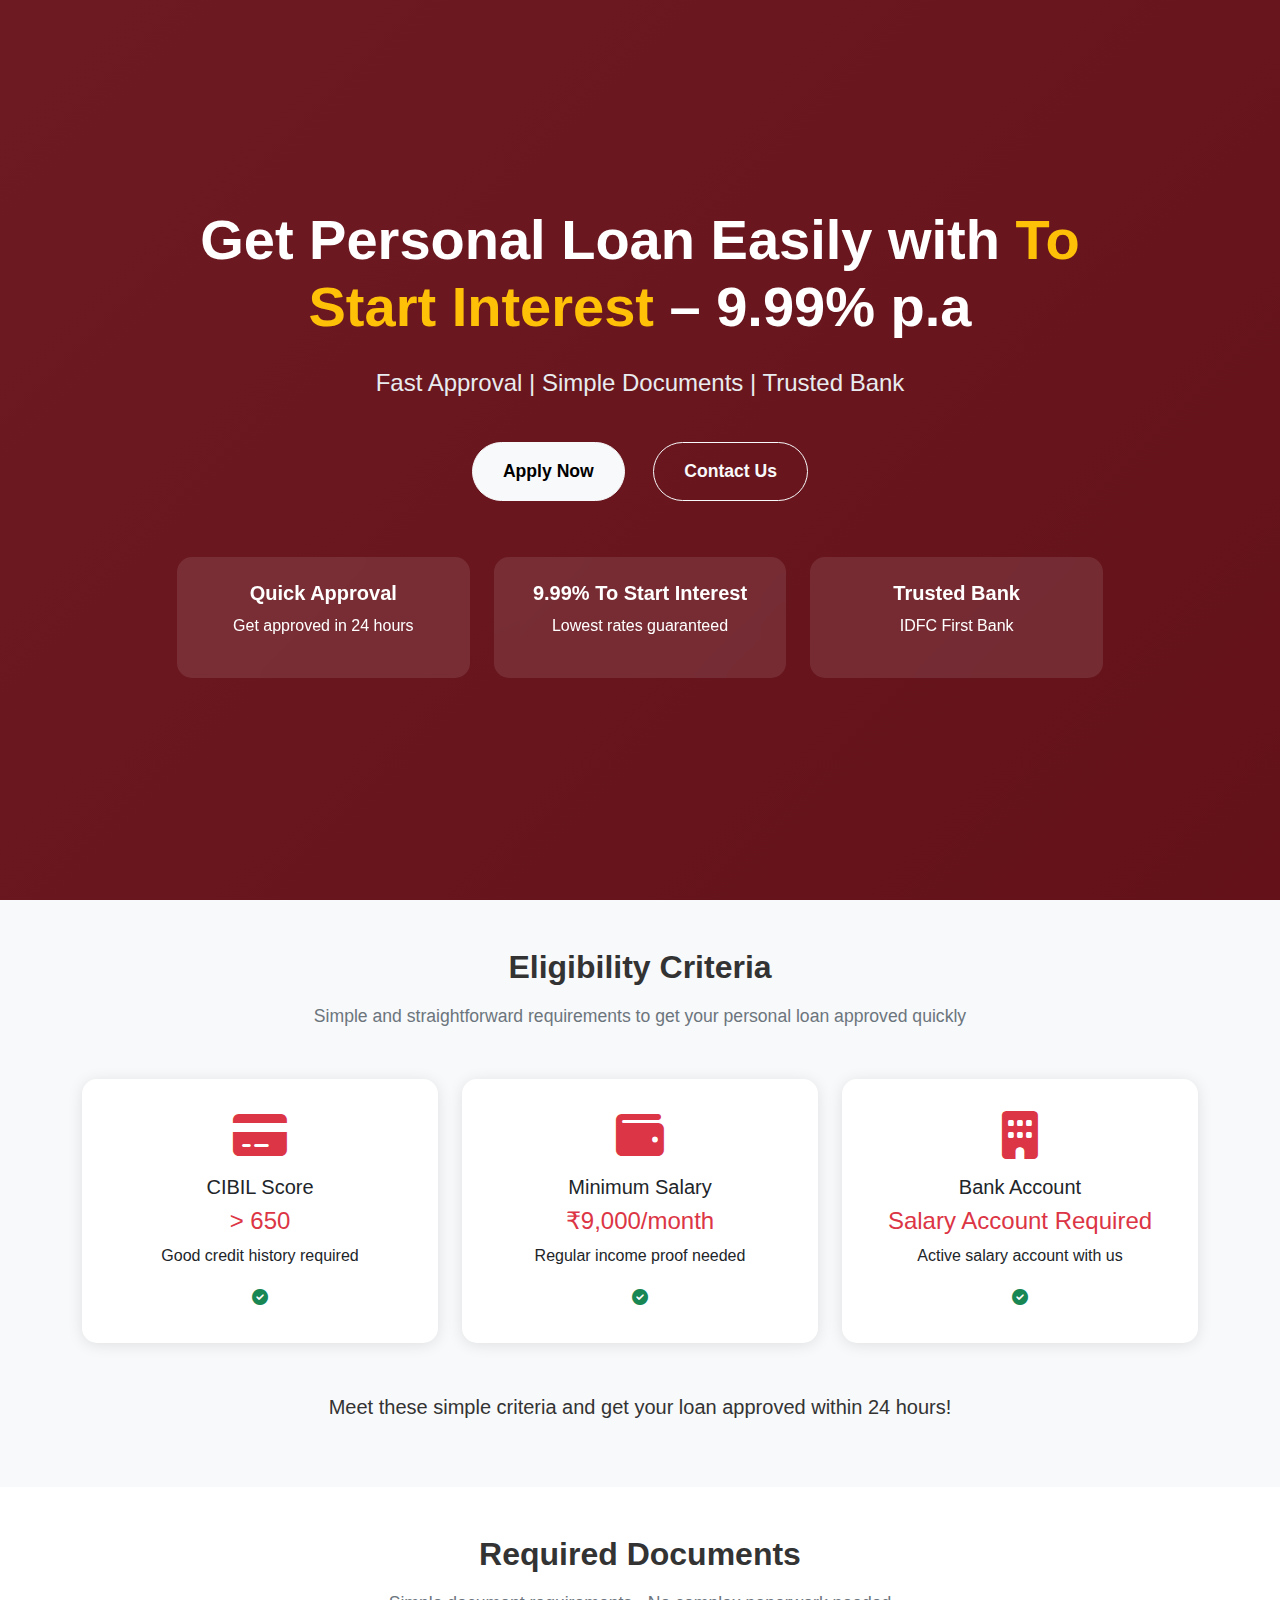
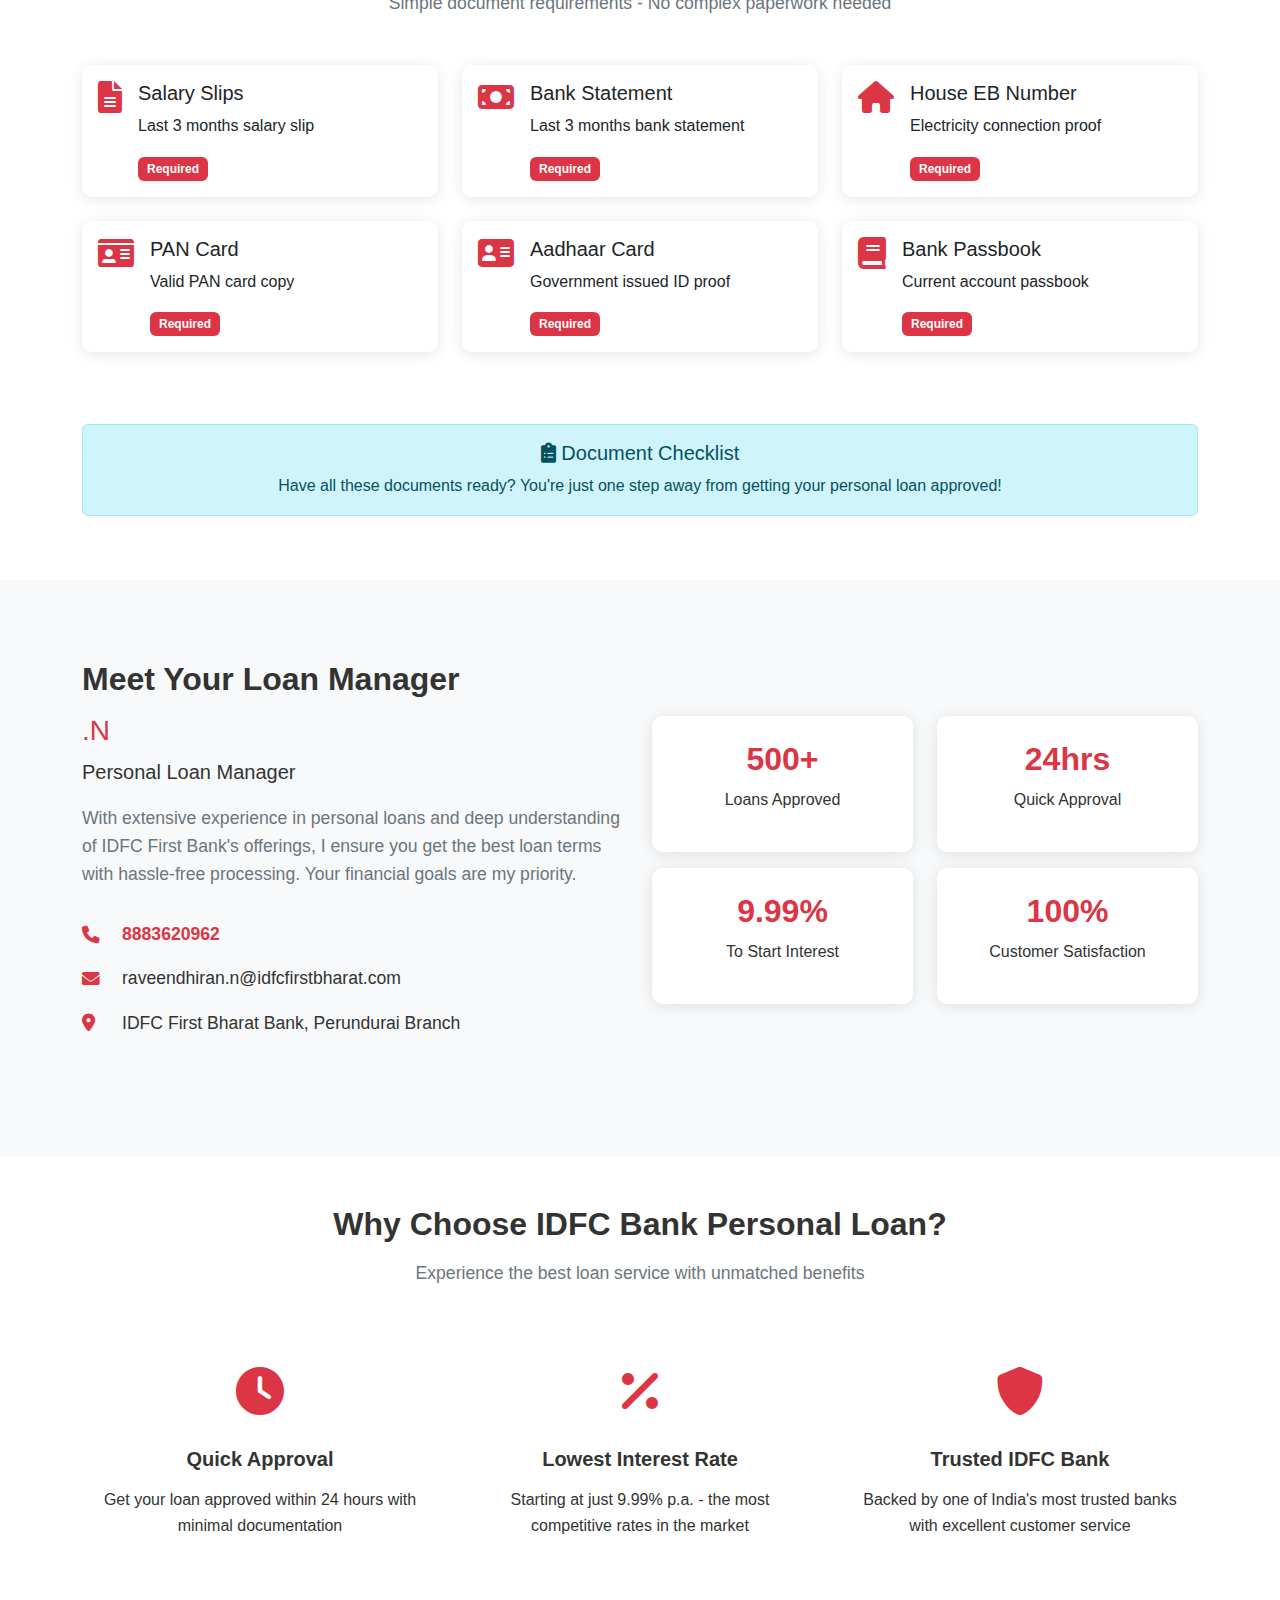
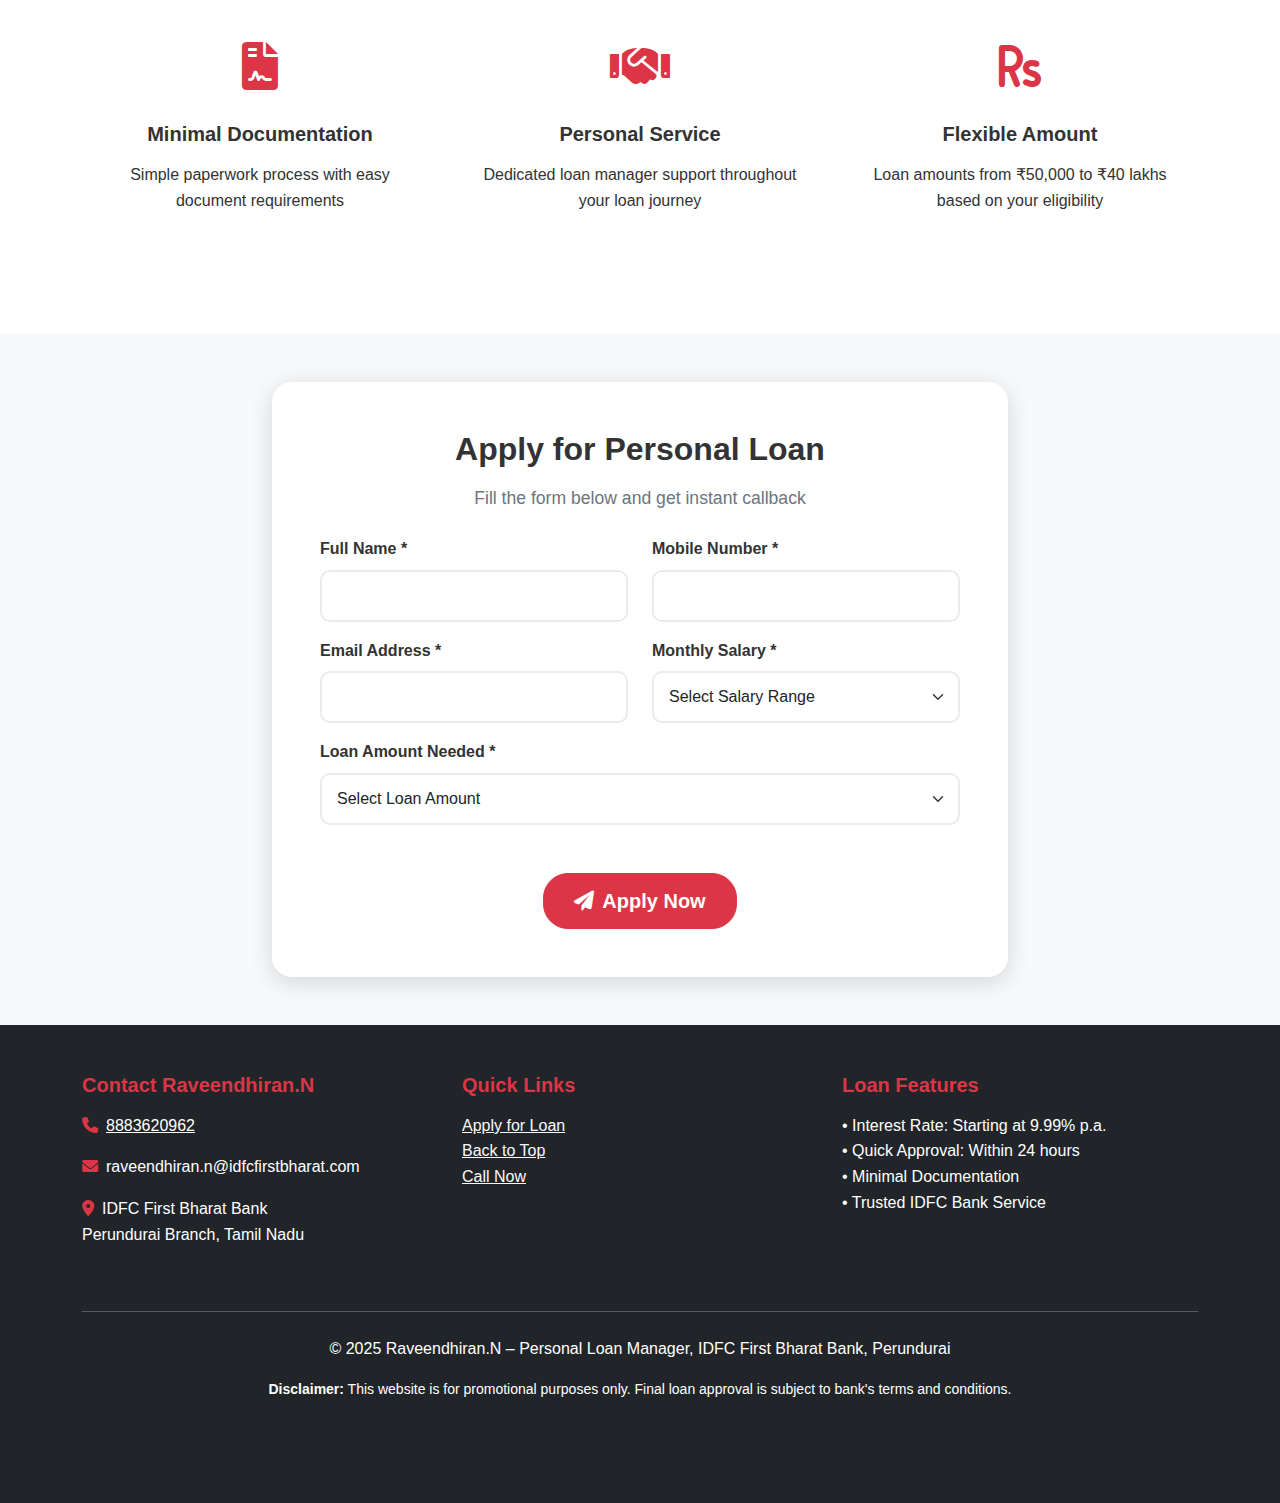
<file: index.html>
<!DOCTYPE html>
<html lang="en">
<head>
    <meta charset="UTF-8">
    <meta name="viewport" content="width=device-width, initial-scale=1.0">
    <title>Personal Loan in Perundurai - Low Interest 9.99% | IDFC Bank | Raveendhiran.N</title>
    <meta name="description" content="Get personal loan in Perundurai with lowest interest rate 9.99% p.a. Fast approval, simple documents. Contact Raveendhiran.N - IDFC First Bharat Bank loan manager. Apply now!">
    <meta name="keywords" content="personal loan Perundurai, low interest personal loan, IDFC personal loan agent, loan manager near me, personal loan 9.99 interest rate, IDFC Bank Perundurai">
    <meta name="author" content="Raveendhiran.N - IDFC First Bharat Bank">

    <!-- Open Graph Tags -->
    <meta property="og:title" content="Personal Loan in Perundurai - Low Interest 9.99% | IDFC Bank">
    <meta property="og:description" content="Get personal loan in Perundurai with lowest interest rate 9.99% p.a. Fast approval, simple documents. Contact Raveendhiran.N - IDFC First Bharat Bank loan manager.">
    <meta property="og:type" content="website">
    <meta property="og:image" content="hero-banking.jpg">

    <!-- Twitter Cards -->
    <meta name="twitter:card" content="summary_large_image">
    <meta name="twitter:title" content="Personal Loan in Perundurai - Low Interest 9.99% | IDFC Bank">
    <meta name="twitter:description" content="Get personal loan in Perundurai with lowest interest rate 9.99% p.a. Fast approval, simple documents.">
    <meta name="twitter:image" content="hero-banking.jpg">

    <!-- Bootstrap CSS -->
    <link href="https://cdn.jsdelivr.net/npm/bootstrap@5.3.0/dist/css/bootstrap.min.css" rel="stylesheet">
    <!-- Custom CSS -->
    <link rel="stylesheet" href="style.css">
    <!-- Font Awesome for icons -->
    <link rel="stylesheet" href="https://cdnjs.cloudflare.com/ajax/libs/font-awesome/6.0.0/css/all.min.css">

     <!-- Js for Form submit -->
     <script src="https://code.jquery.com/jquery-3.4.1.min.js"></script>
     <!--recaptcha script-->
     <script src='https://www.google.com/recaptcha/api.js'></script>
    
</head>
<body>
    <!-- Hero Section -->
    <section id="hero" class="hero-section">
        <div class="hero-overlay"></div>
        <div class="hero-background"></div>
        <div class="container">
            <div class="row justify-content-center text-center">
                <div class="col-lg-10">
                    <h1 class="hero-title">
                        Get Personal Loan Easily with <span class="text-warning">To Start Interest</span> – 9.99% p.a
                    </h1>
                    <p class="hero-subtitle">Fast Approval | Simple Documents | Trusted Bank</p>
                    <div class="hero-buttons">
                        <button class="btn btn-light btn-lg me-3" onclick="scrollToForm()">Apply Now</button>
                        <button class="btn btn-outline-light btn-lg" onclick="scrollToContact()">Contact Us</button>
                    </div>
                    <div class="row mt-5">
                        <div class="col-md-4 mb-3">
                            <div class="hero-feature">
                                <h5>Quick Approval</h5>
                                <p>Get approved in 24 hours</p>
                            </div>
                        </div>
                        <div class="col-md-4 mb-3">
                            <div class="hero-feature">
                                <h5>9.99% To Start Interest</h5>
                                <p>Lowest rates guaranteed</p>
                            </div>
                        </div>
                        <div class="col-md-4 mb-3">
                            <div class="hero-feature">
                                <h5>Trusted Bank</h5>
                                <p>IDFC First Bank</p>
                            </div>
                        </div>
                    </div>
                </div>
            </div>
        </div>
    </section>

    <!-- Eligibility Section -->
    <section id="eligibility" class="py-5 bg-light">
        <div class="container">
            <div class="text-center mb-5">
                <h2 class="section-title">Eligibility Criteria</h2>
                <p class="section-subtitle">Simple and straightforward requirements to get your personal loan approved quickly</p>
            </div>
            <div class="row">
                <div class="col-md-4 mb-4">
                    <div class="card eligibility-card h-100">
                        <div class="card-body text-center">
                            <i class="fas fa-credit-card fa-3x text-danger mb-3"></i>
                            <h5 class="card-title">CIBIL Score</h5>
                            <h4 class="text-danger">&gt; 650</h4>
                            <p class="card-text">Good credit history required</p>
                            <i class="fas fa-check-circle text-success"></i>
                        </div>
                    </div>
                </div>
                <div class="col-md-4 mb-4">
                    <div class="card eligibility-card h-100">
                        <div class="card-body text-center">
                            <i class="fas fa-wallet fa-3x text-danger mb-3"></i>
                            <h5 class="card-title">Minimum Salary</h5>
                            <h4 class="text-danger">₹9,000/month</h4>
                            <p class="card-text">Regular income proof needed</p>
                            <i class="fas fa-check-circle text-success"></i>
                        </div>
                    </div>
                </div>
                <div class="col-md-4 mb-4">
                    <div class="card eligibility-card h-100">
                        <div class="card-body text-center">
                            <i class="fas fa-building fa-3x text-danger mb-3"></i>
                            <h5 class="card-title">Bank Account</h5>
                            <h4 class="text-danger">Salary Account Required</h4>
                            <p class="card-text">Active salary account with us</p>
                            <i class="fas fa-check-circle text-success"></i>
                        </div>
                    </div>
                </div>
            </div>
            <div class="text-center mt-4">
                <p class="lead">Meet these simple criteria and get your loan approved within 24 hours!</p>
            </div>
        </div>
    </section>

    <!-- Documents Section -->
    <section id="documents" class="py-5">
        <div class="container">
            <div class="text-center mb-5">
                <h2 class="section-title">Required Documents</h2>
                <p class="section-subtitle">Simple document requirements - No complex paperwork needed</p>
            </div>
            <div class="row">
                <div class="col-lg-4 col-md-6 mb-4">
                    <div class="card document-card h-100">
                        <div class="card-body">
                            <div class="d-flex">
                                <i class="fas fa-file-alt fa-2x text-danger me-3"></i>
                                <div>
                                    <h5 class="card-title">Salary Slips</h5>
                                    <p class="card-text">Last 3 months salary slip</p>
                                    <span class="badge bg-danger">Required</span>
                                </div>
                            </div>
                        </div>
                    </div>
                </div>
                <div class="col-lg-4 col-md-6 mb-4">
                    <div class="card document-card h-100">
                        <div class="card-body">
                            <div class="d-flex">
                                <i class="fas fa-money-bill fa-2x text-danger me-3"></i>
                                <div>
                                    <h5 class="card-title">Bank Statement</h5>
                                    <p class="card-text">Last 3 months bank statement</p>
                                    <span class="badge bg-danger">Required</span>
                                </div>
                            </div>
                        </div>
                    </div>
                </div>
                <div class="col-lg-4 col-md-6 mb-4">
                    <div class="card document-card h-100">
                        <div class="card-body">
                            <div class="d-flex">
                                <i class="fas fa-home fa-2x text-danger me-3"></i>
                                <div>
                                    <h5 class="card-title">House EB Number</h5>
                                    <p class="card-text">Electricity connection proof</p>
                                    <span class="badge bg-danger">Required</span>
                                </div>
                            </div>
                        </div>
                    </div>
                </div>
                <div class="col-lg-4 col-md-6 mb-4">
                    <div class="card document-card h-100">
                        <div class="card-body">
                            <div class="d-flex">
                                <i class="fas fa-id-card fa-2x text-danger me-3"></i>
                                <div>
                                    <h5 class="card-title">PAN Card</h5>
                                    <p class="card-text">Valid PAN card copy</p>
                                    <span class="badge bg-danger">Required</span>
                                </div>
                            </div>
                        </div>
                    </div>
                </div>
                <div class="col-lg-4 col-md-6 mb-4">
                    <div class="card document-card h-100">
                        <div class="card-body">
                            <div class="d-flex">
                                <i class="fas fa-address-card fa-2x text-danger me-3"></i>
                                <div>
                                    <h5 class="card-title">Aadhaar Card</h5>
                                    <p class="card-text">Government issued ID proof</p>
                                    <span class="badge bg-danger">Required</span>
                                </div>
                            </div>
                        </div>
                    </div>
                </div>
                <div class="col-lg-4 col-md-6 mb-4">
                    <div class="card document-card h-100">
                        <div class="card-body">
                            <div class="d-flex">
                                <i class="fas fa-book fa-2x text-danger me-3"></i>
                                <div>
                                    <h5 class="card-title">Bank Passbook</h5>
                                    <p class="card-text">Current account passbook</p>
                                    <span class="badge bg-danger">Required</span>
                                </div>
                            </div>
                        </div>
                    </div>
                </div>
            </div>
            <div class="text-center mt-5">
                <div class="alert alert-info">
                    <h5><i class="fas fa-clipboard-list"></i> Document Checklist</h5>
                    <p class="mb-0">Have all these documents ready? You're just one step away from getting your personal loan approved!</p>
                </div>
            </div>
        </div>
    </section>

    <!-- About Manager Section -->
    <section id="about" class="py-5 bg-light">
        <div class="container">
            <div class="row align-items-center">
                <div class="col-lg-6 mb-4">
                    <div class="manager-profile">
                        <h2 class="section-title">Meet Your Loan Manager</h2>
                        <h3 class="text-danger">.N</h3>
                        <p class="lead">Personal Loan Manager</p>
                        <p class="manager-description">
                            With extensive experience in personal loans and deep understanding of IDFC First Bank's offerings, 
                            I ensure you get the best loan terms with hassle-free processing. Your financial goals are my priority.
                        </p>
                        <div class="manager-contact">
                            <div class="contact-item">
                                <i class="fas fa-phone text-danger"></i>
                                <a href="tel:8883620962" class="contact-link">8883620962</a>
                            </div>
                            <div class="contact-item">
                                <i class="fas fa-envelope text-danger"></i>
                                <span>raveendhiran.n@idfcfirstbharat.com</span>
                            </div>
                            <div class="contact-item">
                                <i class="fas fa-map-marker-alt text-danger"></i>
                                <span>IDFC First Bharat Bank, Perundurai Branch</span>
                            </div>
                        </div>
                    </div>
                </div>
                <div class="col-lg-6">
                    <div class="manager-stats">
                        <div class="row">
                            <div class="col-6 mb-3">
                                <div class="stat-card">
                                    <h4 class="text-danger">500+</h4>
                                    <p>Loans Approved</p>
                                </div>
                            </div>
                            <div class="col-6 mb-3">
                                <div class="stat-card">
                                    <h4 class="text-danger">24hrs</h4>
                                    <p>Quick Approval</p>
                                </div>
                            </div>
                            <div class="col-6 mb-3">
                                <div class="stat-card">
                                    <h4 class="text-danger">9.99%</h4>
                                    <p>To Start Interest</p>
                                </div>
                            </div>
                            <div class="col-6 mb-3">
                                <div class="stat-card">
                                    <h4 class="text-danger">100%</h4>
                                    <p>Customer Satisfaction</p>
                                </div>
                            </div>
                        </div>
                    </div>
                </div>
            </div>
        </div>
    </section>

    <!-- Benefits Section -->
    <section id="benefits" class="py-5">
        <div class="container">
            <div class="text-center mb-5">
                <h2 class="section-title">Why Choose IDFC Bank Personal Loan?</h2>
                <p class="section-subtitle">Experience the best loan service with unmatched benefits</p>
            </div>
            <div class="row">
                <div class="col-lg-4 col-md-6 mb-4">
                    <div class="benefit-card">
                        <i class="fas fa-clock fa-3x text-danger mb-3"></i>
                        <h5>Quick Approval</h5>
                        <p>Get your loan approved within 24 hours with minimal documentation</p>
                    </div>
                </div>
                <div class="col-lg-4 col-md-6 mb-4">
                    <div class="benefit-card">
                        <i class="fas fa-percentage fa-3x text-danger mb-3"></i>
                        <h5>Lowest Interest Rate</h5>
                        <p>Starting at just 9.99%  p.a. - the most competitive rates in the market</p>
                    </div>
                </div>
                <div class="col-lg-4 col-md-6 mb-4">
                    <div class="benefit-card">
                        <i class="fas fa-shield-alt fa-3x text-danger mb-3"></i>
                        <h5>Trusted IDFC Bank</h5>
                        <p>Backed by one of India's most trusted banks with excellent customer service</p>
                    </div>
                </div>
                <div class="col-lg-4 col-md-6 mb-4">
                    <div class="benefit-card">
                        <i class="fas fa-file-contract fa-3x text-danger mb-3"></i>
                        <h5>Minimal Documentation</h5>
                        <p>Simple paperwork process with easy document requirements</p>
                    </div>
                </div>
                <div class="col-lg-4 col-md-6 mb-4">
                    <div class="benefit-card">
                        <i class="fas fa-handshake fa-3x text-danger mb-3"></i>
                        <h5>Personal Service</h5>
                        <p>Dedicated loan manager support throughout your loan journey</p>
                    </div>
                </div>
                <div class="col-lg-4 col-md-6 mb-4">
                    <div class="benefit-card">
                        <i class="fas fa-rupee-sign fa-3x text-danger mb-3"></i>
                        <h5>Flexible Amount</h5>
                        <p>Loan amounts from ₹50,000 to ₹40 lakhs based on your eligibility</p>
                    </div>
                </div>
            </div>
        </div>
    </section>

    <!-- Contact Form Section -->
    <section id="apply-form" class="py-5 bg-light">
        <div class="container">
            <div class="row justify-content-center">
                <div class="col-lg-8">
                    <div class="card form-card">
                        <div class="card-body">
                            <div class="text-center mb-4">
                                <h2 class="section-title">Apply for Personal Loan</h2>
                                <p class="section-subtitle">Fill the form below and get instant callback</p>
                            </div>
                            <form id="myForm"  autocomplete="off">
                                <div class="row">
                                    <div class="col-md-6 mb-3">
                                        <label for="name" class="form-label">Full Name *</label>
                                        <input type="text" class="form-control" id="name" name="name" required>
                                    </div>
                                    <div class="col-md-6 mb-3">
                                        <label for="mobile" class="form-label">Mobile Number *</label>
                                        <input type="tel" class="form-control" id="mobile" name="mobile" pattern="[0-9]{10}" required>
                                    </div>
                                </div>
                                <div class="row">
                                    <div class="col-md-6 mb-3">
                                        <label for="email" class="form-label">Email Address *</label>
                                        <input type="email" class="form-control" id="email" name="email" required>
                                    </div>
                                    <div class="col-md-6 mb-3">
                                        <label for="salary" class="form-label">Monthly Salary *</label>
                                        <select class="form-select" id="salary" name="salary" required>
                                            <option value="">Select Salary Range</option>
                                            <option value="9000-15000">₹9,000 - ₹15,000</option>
                                            <option value="15000-25000">₹15,000 - ₹25,000</option>
                                            <option value="25000-50000">₹25,000 - ₹50,000</option>
                                            <option value="50000+">₹50,000+</option>
                                        </select>
                                    </div>
                                </div>
                                <div class="mb-3">
                                    <label for="loanAmount" class="form-label">Loan Amount Needed *</label>
                                    <select class="form-select" id="loanAmount" name="loanAmount" required>
                                        <option value="">Select Loan Amount</option>
                                        <option value="50000-100000">₹50,000 - ₹1,00,000</option>
                                        <option value="100000-300000">₹1,00,000 - ₹3,00,000</option>
                                        <option value="300000-500000">₹3,00,000 - ₹5,00,000</option>
                                        <option value="500000+">₹5,00,000+</option>
                                    </select>
                                </div>
                               <div class="col-12 py-3">
                                    <div class="form-group">
                                        <div class="g-recaptcha"
                                            data-sitekey="6Lfuh5ArAAAAAAEk7WJP2DIC4w3ETKVioS4QK8-Y"></div>
                                    </div>
                                </div>
                                <div class="text-center">
                                    <button type="submit" class="btn btn-danger btn-lg">
                                        <i class="fas fa-paper-plane me-2"></i>Apply Now
                                    </button>
                                </div>

                                <input type="hidden" name="formDataNameOrder" value='["name","mobile","email","salary","loanAmount"]'>
                            </form> 

                        <script>
                                $("#myForm").submit((e) => {
                                    e.preventDefault()
                                    $.ajax({
                                        url: "https://script.google.com/macros/s/AKfycbz9D2COEPLQp6IOEIqz6WTmdcQynzjWV6ZAwZItPVsF1uAhIaOWVJBTsry_cBrBk54p/exec",
                                        data: $("#myForm").serialize(),
                                        method: "post",
                                        success: function(response) {
                                            alert("Form submitted successfully");
                                            // window.location.href = "thankyou.php"
                                        },
                                        error: function(err) {
                                            alert("Something Error")
                                        }
                                    })
                                })
                        </script>
                            
                        </div>
                    </div>
                </div>
            </div>
        </div>
    </section>

    <!-- Footer -->
    <footer class="bg-dark text-white py-5">
        <div class="container">
            <div class="row">
                <div class="col-lg-4 mb-4">
                    <h5>Contact Raveendhiran.N</h5>
                    <div class="contact-info">
                        <p><i class="fas fa-phone text-danger me-2"></i><a href="tel:8883620962" class="text-white">8883620962</a></p>
                        <p><i class="fas fa-envelope text-danger me-2"></i>raveendhiran.n@idfcfirstbharat.com</p>
                        <p><i class="fas fa-map-marker-alt text-danger me-2"></i>IDFC First Bharat Bank<br>Perundurai Branch, Tamil Nadu</p>
                    </div>
                </div>
                <div class="col-lg-4 mb-4">
                    <h5>Quick Links</h5>
                    <ul class="list-unstyled">
                        <li><a href="#apply-form" class="text-light">Apply for Loan</a></li>
                        <li><a href="#" onclick="scrollToTop()" class="text-light">Back to Top</a></li>
                        <li><a href="tel:8883620962" class="text-light">Call Now</a></li>
                    </ul>
                </div>
                <div class="col-lg-4 mb-4">
                    <h5>Loan Features</h5>
                    <ul class="list-unstyled">
                        <li>• Interest Rate: Starting at 9.99% p.a.</li>
                        <li>• Quick Approval: Within 24 hours</li>
                        <li>• Minimal Documentation</li>
                        <li>• Trusted IDFC Bank Service</li>
                    </ul>
                </div>
            </div>
            <hr class="my-4">
            <div class="text-center">
                <p>&copy; 2025 Raveendhiran.N – Personal Loan Manager, IDFC First Bharat Bank, Perundurai</p>
                <p class="small"><strong>Disclaimer:</strong> This website is for promotional purposes only. Final loan approval is subject to bank's terms and conditions.</p>
                <p class="small text-muted">IDFC First Bank is regulated by the Reserve Bank of India (RBI). Interest rates and terms are subject to change as per bank policies.</p>
            </div>
        </div>
    </footer>

    <!-- Bootstrap JS -->
    <script src="https://cdn.jsdelivr.net/npm/bootstrap@5.3.0/dist/js/bootstrap.bundle.min.js"></script>
    <!-- Custom JS -->
    <script src="script.js"></script>


    
</body>
</html>
</file>
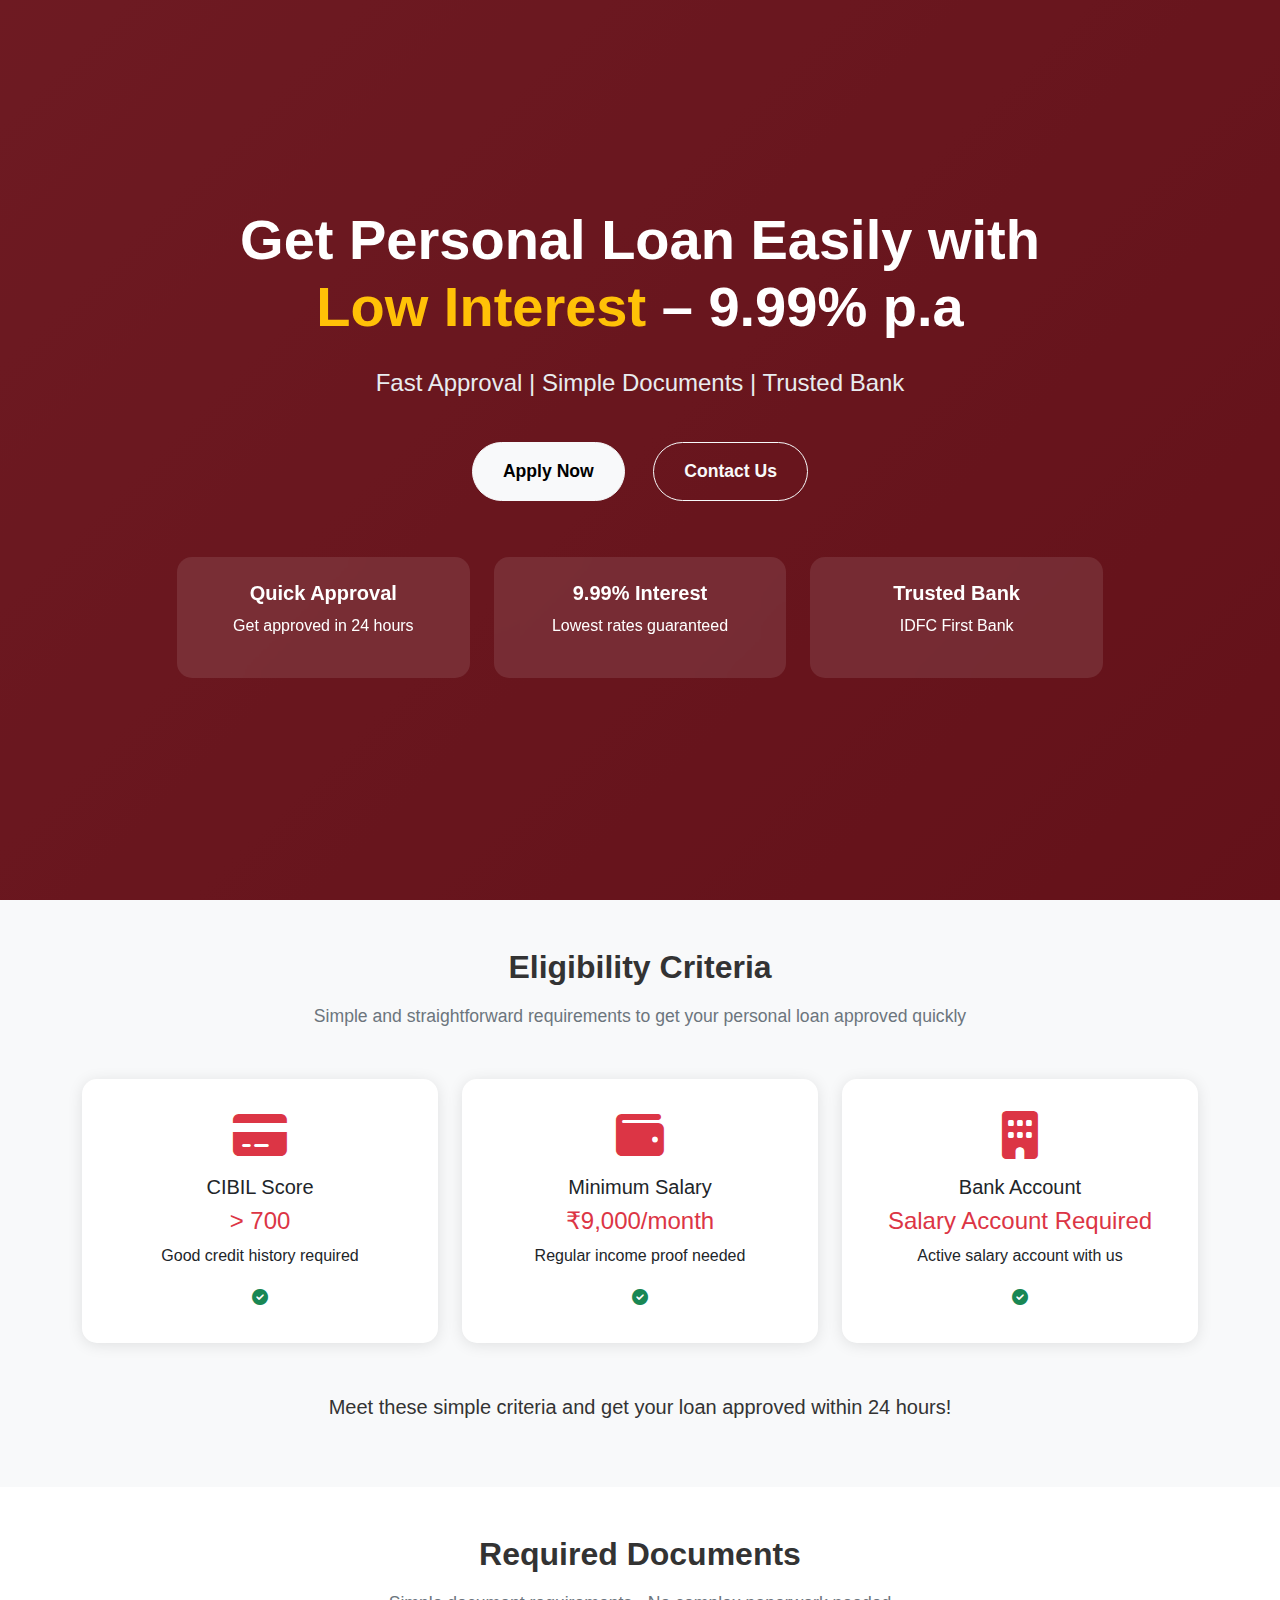
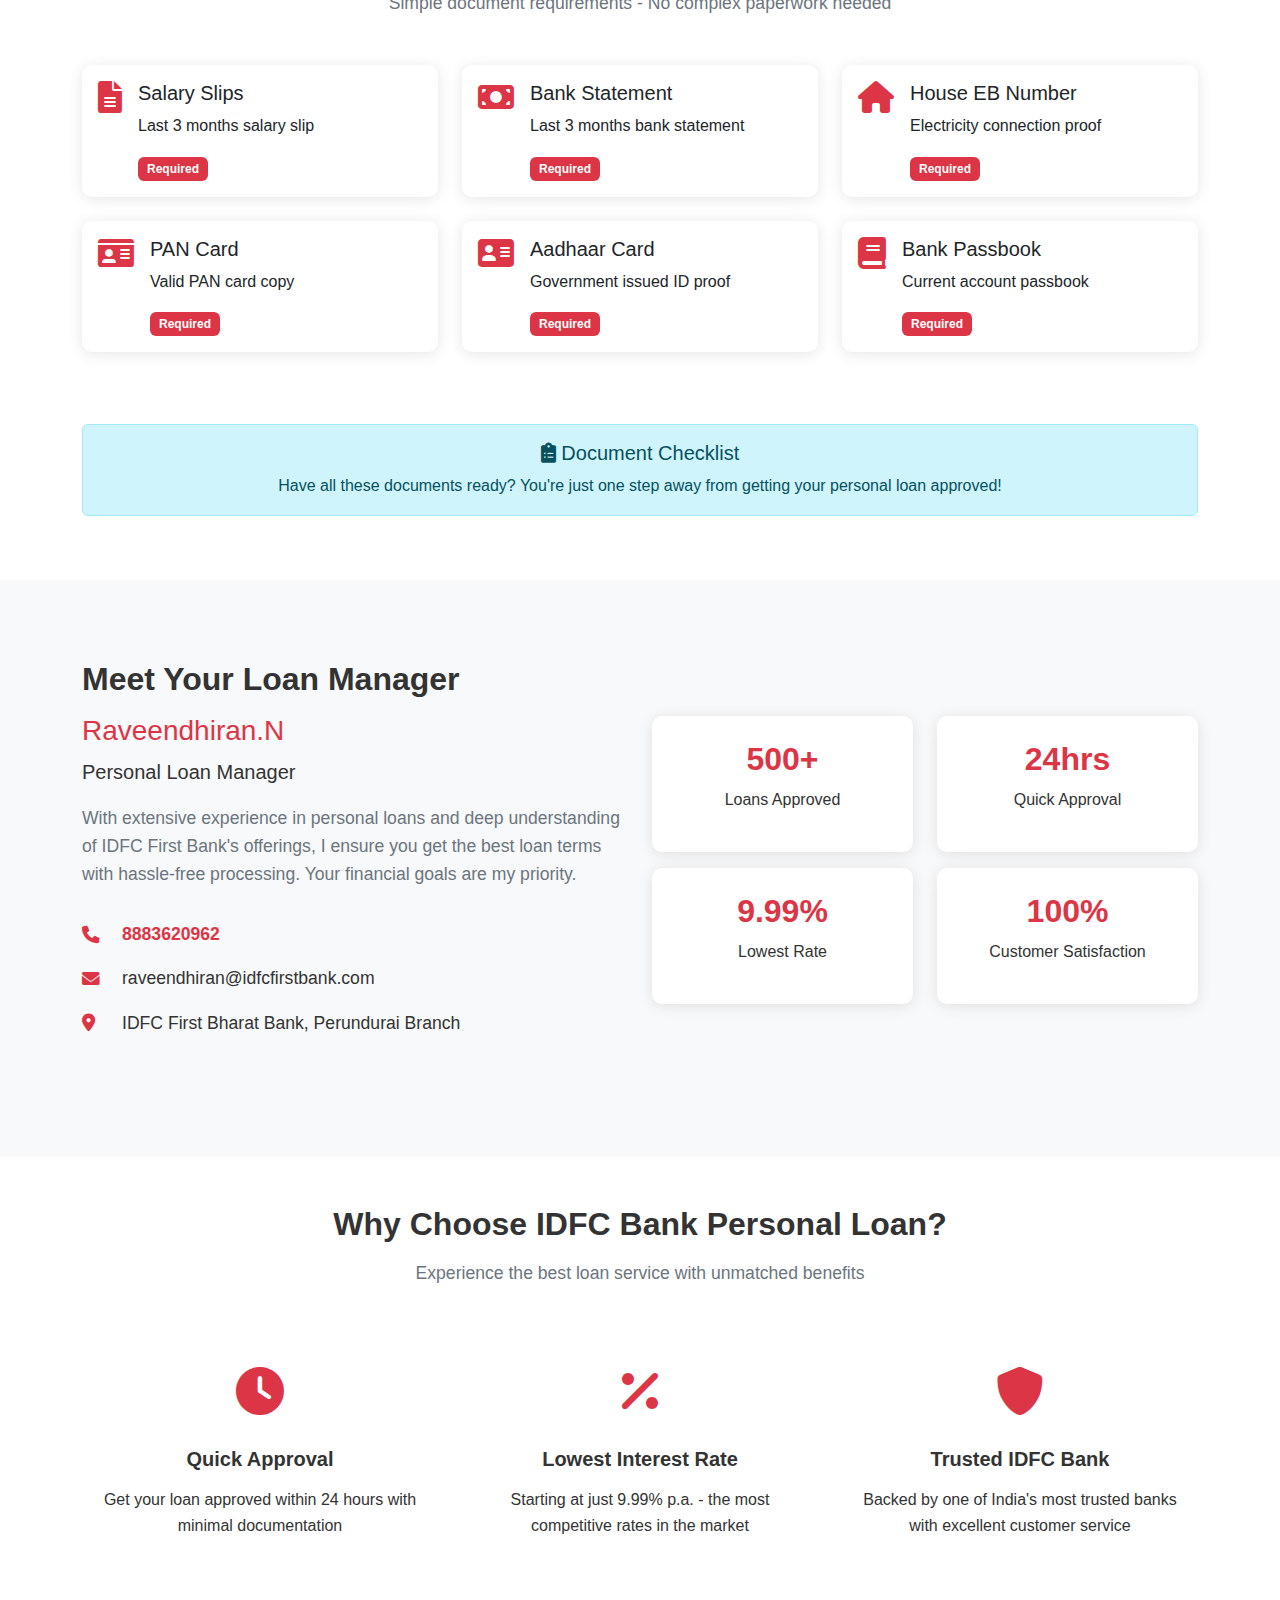
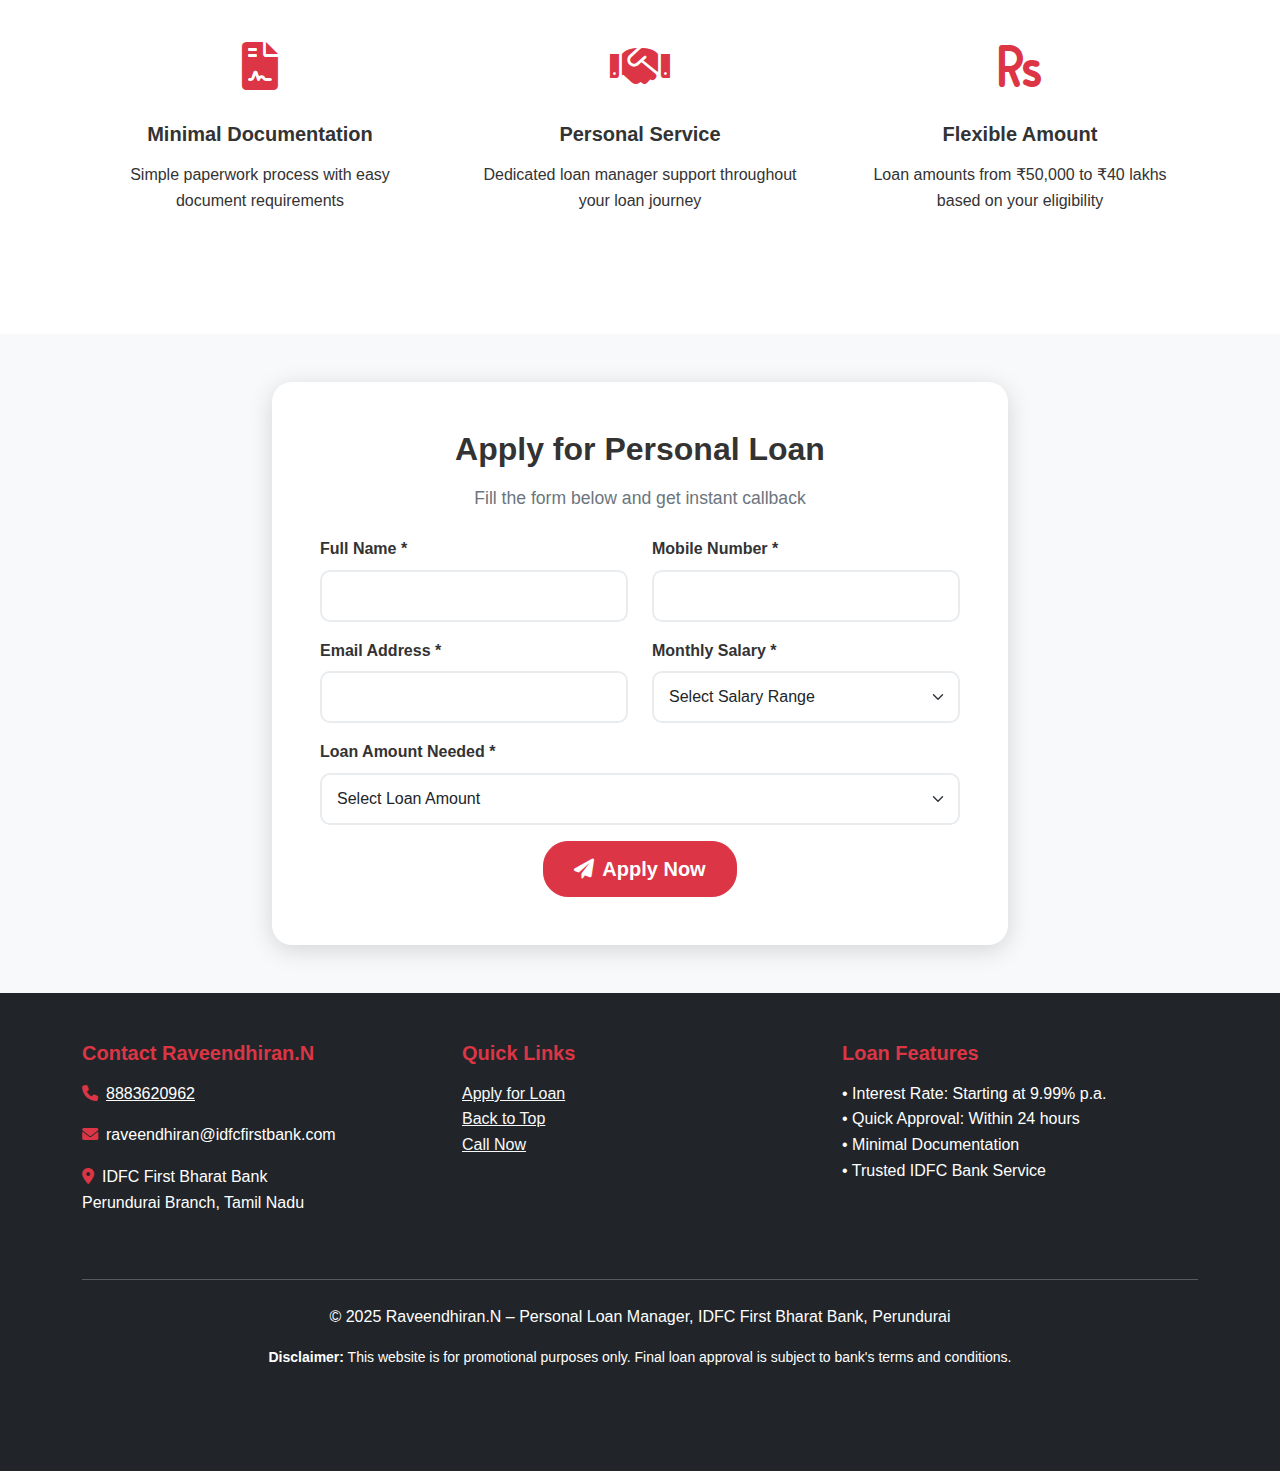
<file: Ravi/index.html>
<!DOCTYPE html>
<html lang="en">
<head>
    <meta charset="UTF-8">
    <meta name="viewport" content="width=device-width, initial-scale=1.0">
    <title>Personal Loan in Perundurai - Low Interest 9.99% | IDFC Bank | Raveendhiran.N</title>
    <meta name="description" content="Get personal loan in Perundurai with lowest interest rate 9.99% p.a. Fast approval, simple documents. Contact Raveendhiran.N - IDFC First Bharat Bank loan manager. Apply now!">
    <meta name="keywords" content="personal loan Perundurai, low interest personal loan, IDFC personal loan agent, loan manager near me, personal loan 9.99 interest rate, IDFC Bank Perundurai">
    <meta name="author" content="Raveendhiran.N - IDFC First Bharat Bank">

    <!-- Open Graph Tags -->
    <meta property="og:title" content="Personal Loan in Perundurai - Low Interest 9.99% | IDFC Bank">
    <meta property="og:description" content="Get personal loan in Perundurai with lowest interest rate 9.99% p.a. Fast approval, simple documents. Contact Raveendhiran.N - IDFC First Bharat Bank loan manager.">
    <meta property="og:type" content="website">
    <meta property="og:image" content="hero-banking.jpg">

    <!-- Twitter Cards -->
    <meta name="twitter:card" content="summary_large_image">
    <meta name="twitter:title" content="Personal Loan in Perundurai - Low Interest 9.99% | IDFC Bank">
    <meta name="twitter:description" content="Get personal loan in Perundurai with lowest interest rate 9.99% p.a. Fast approval, simple documents.">
    <meta name="twitter:image" content="hero-banking.jpg">

    <!-- Bootstrap CSS -->
    <link href="https://cdn.jsdelivr.net/npm/bootstrap@5.3.0/dist/css/bootstrap.min.css" rel="stylesheet">
    <!-- Custom CSS -->
    <link rel="stylesheet" href="style.css">
    <!-- Font Awesome for icons -->
    <link rel="stylesheet" href="https://cdnjs.cloudflare.com/ajax/libs/font-awesome/6.0.0/css/all.min.css">
</head>
<body>
    <!-- Hero Section -->
    <section id="hero" class="hero-section">
        <div class="hero-overlay"></div>
        <div class="hero-background"></div>
        <div class="container">
            <div class="row justify-content-center text-center">
                <div class="col-lg-10">
                    <h1 class="hero-title">
                        Get Personal Loan Easily with <span class="text-warning">Low Interest</span> – 9.99% p.a
                    </h1>
                    <p class="hero-subtitle">Fast Approval | Simple Documents | Trusted Bank</p>
                    <div class="hero-buttons">
                        <button class="btn btn-light btn-lg me-3" onclick="scrollToForm()">Apply Now</button>
                        <button class="btn btn-outline-light btn-lg" onclick="scrollToContact()">Contact Us</button>
                    </div>
                    <div class="row mt-5">
                        <div class="col-md-4 mb-3">
                            <div class="hero-feature">
                                <h5>Quick Approval</h5>
                                <p>Get approved in 24 hours</p>
                            </div>
                        </div>
                        <div class="col-md-4 mb-3">
                            <div class="hero-feature">
                                <h5>9.99% Interest</h5>
                                <p>Lowest rates guaranteed</p>
                            </div>
                        </div>
                        <div class="col-md-4 mb-3">
                            <div class="hero-feature">
                                <h5>Trusted Bank</h5>
                                <p>IDFC First Bank</p>
                            </div>
                        </div>
                    </div>
                </div>
            </div>
        </div>
    </section>

    <!-- Eligibility Section -->
    <section id="eligibility" class="py-5 bg-light">
        <div class="container">
            <div class="text-center mb-5">
                <h2 class="section-title">Eligibility Criteria</h2>
                <p class="section-subtitle">Simple and straightforward requirements to get your personal loan approved quickly</p>
            </div>
            <div class="row">
                <div class="col-md-4 mb-4">
                    <div class="card eligibility-card h-100">
                        <div class="card-body text-center">
                            <i class="fas fa-credit-card fa-3x text-danger mb-3"></i>
                            <h5 class="card-title">CIBIL Score</h5>
                            <h4 class="text-danger">&gt; 700</h4>
                            <p class="card-text">Good credit history required</p>
                            <i class="fas fa-check-circle text-success"></i>
                        </div>
                    </div>
                </div>
                <div class="col-md-4 mb-4">
                    <div class="card eligibility-card h-100">
                        <div class="card-body text-center">
                            <i class="fas fa-wallet fa-3x text-danger mb-3"></i>
                            <h5 class="card-title">Minimum Salary</h5>
                            <h4 class="text-danger">₹9,000/month</h4>
                            <p class="card-text">Regular income proof needed</p>
                            <i class="fas fa-check-circle text-success"></i>
                        </div>
                    </div>
                </div>
                <div class="col-md-4 mb-4">
                    <div class="card eligibility-card h-100">
                        <div class="card-body text-center">
                            <i class="fas fa-building fa-3x text-danger mb-3"></i>
                            <h5 class="card-title">Bank Account</h5>
                            <h4 class="text-danger">Salary Account Required</h4>
                            <p class="card-text">Active salary account with us</p>
                            <i class="fas fa-check-circle text-success"></i>
                        </div>
                    </div>
                </div>
            </div>
            <div class="text-center mt-4">
                <p class="lead">Meet these simple criteria and get your loan approved within 24 hours!</p>
            </div>
        </div>
    </section>

    <!-- Documents Section -->
    <section id="documents" class="py-5">
        <div class="container">
            <div class="text-center mb-5">
                <h2 class="section-title">Required Documents</h2>
                <p class="section-subtitle">Simple document requirements - No complex paperwork needed</p>
            </div>
            <div class="row">
                <div class="col-lg-4 col-md-6 mb-4">
                    <div class="card document-card h-100">
                        <div class="card-body">
                            <div class="d-flex">
                                <i class="fas fa-file-alt fa-2x text-danger me-3"></i>
                                <div>
                                    <h5 class="card-title">Salary Slips</h5>
                                    <p class="card-text">Last 3 months salary slip</p>
                                    <span class="badge bg-danger">Required</span>
                                </div>
                            </div>
                        </div>
                    </div>
                </div>
                <div class="col-lg-4 col-md-6 mb-4">
                    <div class="card document-card h-100">
                        <div class="card-body">
                            <div class="d-flex">
                                <i class="fas fa-money-bill fa-2x text-danger me-3"></i>
                                <div>
                                    <h5 class="card-title">Bank Statement</h5>
                                    <p class="card-text">Last 3 months bank statement</p>
                                    <span class="badge bg-danger">Required</span>
                                </div>
                            </div>
                        </div>
                    </div>
                </div>
                <div class="col-lg-4 col-md-6 mb-4">
                    <div class="card document-card h-100">
                        <div class="card-body">
                            <div class="d-flex">
                                <i class="fas fa-home fa-2x text-danger me-3"></i>
                                <div>
                                    <h5 class="card-title">House EB Number</h5>
                                    <p class="card-text">Electricity connection proof</p>
                                    <span class="badge bg-danger">Required</span>
                                </div>
                            </div>
                        </div>
                    </div>
                </div>
                <div class="col-lg-4 col-md-6 mb-4">
                    <div class="card document-card h-100">
                        <div class="card-body">
                            <div class="d-flex">
                                <i class="fas fa-id-card fa-2x text-danger me-3"></i>
                                <div>
                                    <h5 class="card-title">PAN Card</h5>
                                    <p class="card-text">Valid PAN card copy</p>
                                    <span class="badge bg-danger">Required</span>
                                </div>
                            </div>
                        </div>
                    </div>
                </div>
                <div class="col-lg-4 col-md-6 mb-4">
                    <div class="card document-card h-100">
                        <div class="card-body">
                            <div class="d-flex">
                                <i class="fas fa-address-card fa-2x text-danger me-3"></i>
                                <div>
                                    <h5 class="card-title">Aadhaar Card</h5>
                                    <p class="card-text">Government issued ID proof</p>
                                    <span class="badge bg-danger">Required</span>
                                </div>
                            </div>
                        </div>
                    </div>
                </div>
                <div class="col-lg-4 col-md-6 mb-4">
                    <div class="card document-card h-100">
                        <div class="card-body">
                            <div class="d-flex">
                                <i class="fas fa-book fa-2x text-danger me-3"></i>
                                <div>
                                    <h5 class="card-title">Bank Passbook</h5>
                                    <p class="card-text">Current account passbook</p>
                                    <span class="badge bg-danger">Required</span>
                                </div>
                            </div>
                        </div>
                    </div>
                </div>
            </div>
            <div class="text-center mt-5">
                <div class="alert alert-info">
                    <h5><i class="fas fa-clipboard-list"></i> Document Checklist</h5>
                    <p class="mb-0">Have all these documents ready? You're just one step away from getting your personal loan approved!</p>
                </div>
            </div>
        </div>
    </section>

    <!-- About Manager Section -->
    <section id="about" class="py-5 bg-light">
        <div class="container">
            <div class="row align-items-center">
                <div class="col-lg-6 mb-4">
                    <div class="manager-profile">
                        <h2 class="section-title">Meet Your Loan Manager</h2>
                        <h3 class="text-danger">Raveendhiran.N</h3>
                        <p class="lead">Personal Loan Manager</p>
                        <p class="manager-description">
                            With extensive experience in personal loans and deep understanding of IDFC First Bank's offerings, 
                            I ensure you get the best loan terms with hassle-free processing. Your financial goals are my priority.
                        </p>
                        <div class="manager-contact">
                            <div class="contact-item">
                                <i class="fas fa-phone text-danger"></i>
                                <a href="tel:8883620962" class="contact-link">8883620962</a>
                            </div>
                            <div class="contact-item">
                                <i class="fas fa-envelope text-danger"></i>
                                <span>raveendhiran@idfcfirstbank.com</span>
                            </div>
                            <div class="contact-item">
                                <i class="fas fa-map-marker-alt text-danger"></i>
                                <span>IDFC First Bharat Bank, Perundurai Branch</span>
                            </div>
                        </div>
                    </div>
                </div>
                <div class="col-lg-6">
                    <div class="manager-stats">
                        <div class="row">
                            <div class="col-6 mb-3">
                                <div class="stat-card">
                                    <h4 class="text-danger">500+</h4>
                                    <p>Loans Approved</p>
                                </div>
                            </div>
                            <div class="col-6 mb-3">
                                <div class="stat-card">
                                    <h4 class="text-danger">24hrs</h4>
                                    <p>Quick Approval</p>
                                </div>
                            </div>
                            <div class="col-6 mb-3">
                                <div class="stat-card">
                                    <h4 class="text-danger">9.99%</h4>
                                    <p>Lowest Rate</p>
                                </div>
                            </div>
                            <div class="col-6 mb-3">
                                <div class="stat-card">
                                    <h4 class="text-danger">100%</h4>
                                    <p>Customer Satisfaction</p>
                                </div>
                            </div>
                        </div>
                    </div>
                </div>
            </div>
        </div>
    </section>

    <!-- Benefits Section -->
    <section id="benefits" class="py-5">
        <div class="container">
            <div class="text-center mb-5">
                <h2 class="section-title">Why Choose IDFC Bank Personal Loan?</h2>
                <p class="section-subtitle">Experience the best loan service with unmatched benefits</p>
            </div>
            <div class="row">
                <div class="col-lg-4 col-md-6 mb-4">
                    <div class="benefit-card">
                        <i class="fas fa-clock fa-3x text-danger mb-3"></i>
                        <h5>Quick Approval</h5>
                        <p>Get your loan approved within 24 hours with minimal documentation</p>
                    </div>
                </div>
                <div class="col-lg-4 col-md-6 mb-4">
                    <div class="benefit-card">
                        <i class="fas fa-percentage fa-3x text-danger mb-3"></i>
                        <h5>Lowest Interest Rate</h5>
                        <p>Starting at just 9.99% p.a. - the most competitive rates in the market</p>
                    </div>
                </div>
                <div class="col-lg-4 col-md-6 mb-4">
                    <div class="benefit-card">
                        <i class="fas fa-shield-alt fa-3x text-danger mb-3"></i>
                        <h5>Trusted IDFC Bank</h5>
                        <p>Backed by one of India's most trusted banks with excellent customer service</p>
                    </div>
                </div>
                <div class="col-lg-4 col-md-6 mb-4">
                    <div class="benefit-card">
                        <i class="fas fa-file-contract fa-3x text-danger mb-3"></i>
                        <h5>Minimal Documentation</h5>
                        <p>Simple paperwork process with easy document requirements</p>
                    </div>
                </div>
                <div class="col-lg-4 col-md-6 mb-4">
                    <div class="benefit-card">
                        <i class="fas fa-handshake fa-3x text-danger mb-3"></i>
                        <h5>Personal Service</h5>
                        <p>Dedicated loan manager support throughout your loan journey</p>
                    </div>
                </div>
                <div class="col-lg-4 col-md-6 mb-4">
                    <div class="benefit-card">
                        <i class="fas fa-rupee-sign fa-3x text-danger mb-3"></i>
                        <h5>Flexible Amount</h5>
                        <p>Loan amounts from ₹50,000 to ₹40 lakhs based on your eligibility</p>
                    </div>
                </div>
            </div>
        </div>
    </section>

    <!-- Contact Form Section -->
    <section id="apply-form" class="py-5 bg-light">
        <div class="container">
            <div class="row justify-content-center">
                <div class="col-lg-8">
                    <div class="card form-card">
                        <div class="card-body">
                            <div class="text-center mb-4">
                                <h2 class="section-title">Apply for Personal Loan</h2>
                                <p class="section-subtitle">Fill the form below and get instant callback</p>
                            </div>
                            <form id="loanForm" action="https://formsubmit.co/smithravi8883@gmail.com" method="POST">
                                <div class="row">
                                    <div class="col-md-6 mb-3">
                                        <label for="name" class="form-label">Full Name *</label>
                                        <input type="text" class="form-control" id="name" name="name" required>
                                    </div>
                                    <div class="col-md-6 mb-3">
                                        <label for="mobile" class="form-label">Mobile Number *</label>
                                        <input type="tel" class="form-control" id="mobile" name="mobile" pattern="[0-9]{10}" required>
                                    </div>
                                </div>
                                <div class="row">
                                    <div class="col-md-6 mb-3">
                                        <label for="email" class="form-label">Email Address *</label>
                                        <input type="email" class="form-control" id="email" name="email" required>
                                    </div>
                                    <div class="col-md-6 mb-3">
                                        <label for="salary" class="form-label">Monthly Salary *</label>
                                        <select class="form-select" id="salary" name="salary" required>
                                            <option value="">Select Salary Range</option>
                                            <option value="9000-15000">₹9,000 - ₹15,000</option>
                                            <option value="15000-25000">₹15,000 - ₹25,000</option>
                                            <option value="25000-50000">₹25,000 - ₹50,000</option>
                                            <option value="50000+">₹50,000+</option>
                                        </select>
                                    </div>
                                </div>
                                <div class="mb-3">
                                    <label for="loanAmount" class="form-label">Loan Amount Needed *</label>
                                    <select class="form-select" id="loanAmount" name="loanAmount" required>
                                        <option value="">Select Loan Amount</option>
                                        <option value="50000-100000">₹50,000 - ₹1,00,000</option>
                                        <option value="100000-300000">₹1,00,000 - ₹3,00,000</option>
                                        <option value="300000-500000">₹3,00,000 - ₹5,00,000</option>
                                        <option value="500000+">₹5,00,000+</option>
                                    </select>
                                </div>
                                <div class="text-center">
                                    <button type="submit" class="btn btn-danger btn-lg">
                                        <i class="fas fa-paper-plane me-2"></i>Apply Now
                                    </button>
                                </div>
                            </form>
                        </div>
                    </div>
                </div>
            </div>
        </div>
    </section>

    <!-- Footer -->
    <footer class="bg-dark text-white py-5">
        <div class="container">
            <div class="row">
                <div class="col-lg-4 mb-4">
                    <h5>Contact Raveendhiran.N</h5>
                    <div class="contact-info">
                        <p><i class="fas fa-phone text-danger me-2"></i><a href="tel:8883620962" class="text-white">8883620962</a></p>
                        <p><i class="fas fa-envelope text-danger me-2"></i>raveendhiran@idfcfirstbank.com</p>
                        <p><i class="fas fa-map-marker-alt text-danger me-2"></i>IDFC First Bharat Bank<br>Perundurai Branch, Tamil Nadu</p>
                    </div>
                </div>
                <div class="col-lg-4 mb-4">
                    <h5>Quick Links</h5>
                    <ul class="list-unstyled">
                        <li><a href="#apply-form" class="text-light">Apply for Loan</a></li>
                        <li><a href="#" onclick="scrollToTop()" class="text-light">Back to Top</a></li>
                        <li><a href="tel:8883620962" class="text-light">Call Now</a></li>
                    </ul>
                </div>
                <div class="col-lg-4 mb-4">
                    <h5>Loan Features</h5>
                    <ul class="list-unstyled">
                        <li>• Interest Rate: Starting at 9.99% p.a.</li>
                        <li>• Quick Approval: Within 24 hours</li>
                        <li>• Minimal Documentation</li>
                        <li>• Trusted IDFC Bank Service</li>
                    </ul>
                </div>
            </div>
            <hr class="my-4">
            <div class="text-center">
                <p>&copy; 2025 Raveendhiran.N – Personal Loan Manager, IDFC First Bharat Bank, Perundurai</p>
                <p class="small"><strong>Disclaimer:</strong> This website is for promotional purposes only. Final loan approval is subject to bank's terms and conditions.</p>
                <p class="small text-muted">IDFC First Bank is regulated by the Reserve Bank of India (RBI). Interest rates and terms are subject to change as per bank policies.</p>
            </div>
        </div>
    </footer>

    <!-- Bootstrap JS -->
    <script src="https://cdn.jsdelivr.net/npm/bootstrap@5.3.0/dist/js/bootstrap.bundle.min.js"></script>
    <!-- Custom JS -->
    <script src="script.js"></script>
</body>
</html>
</file>
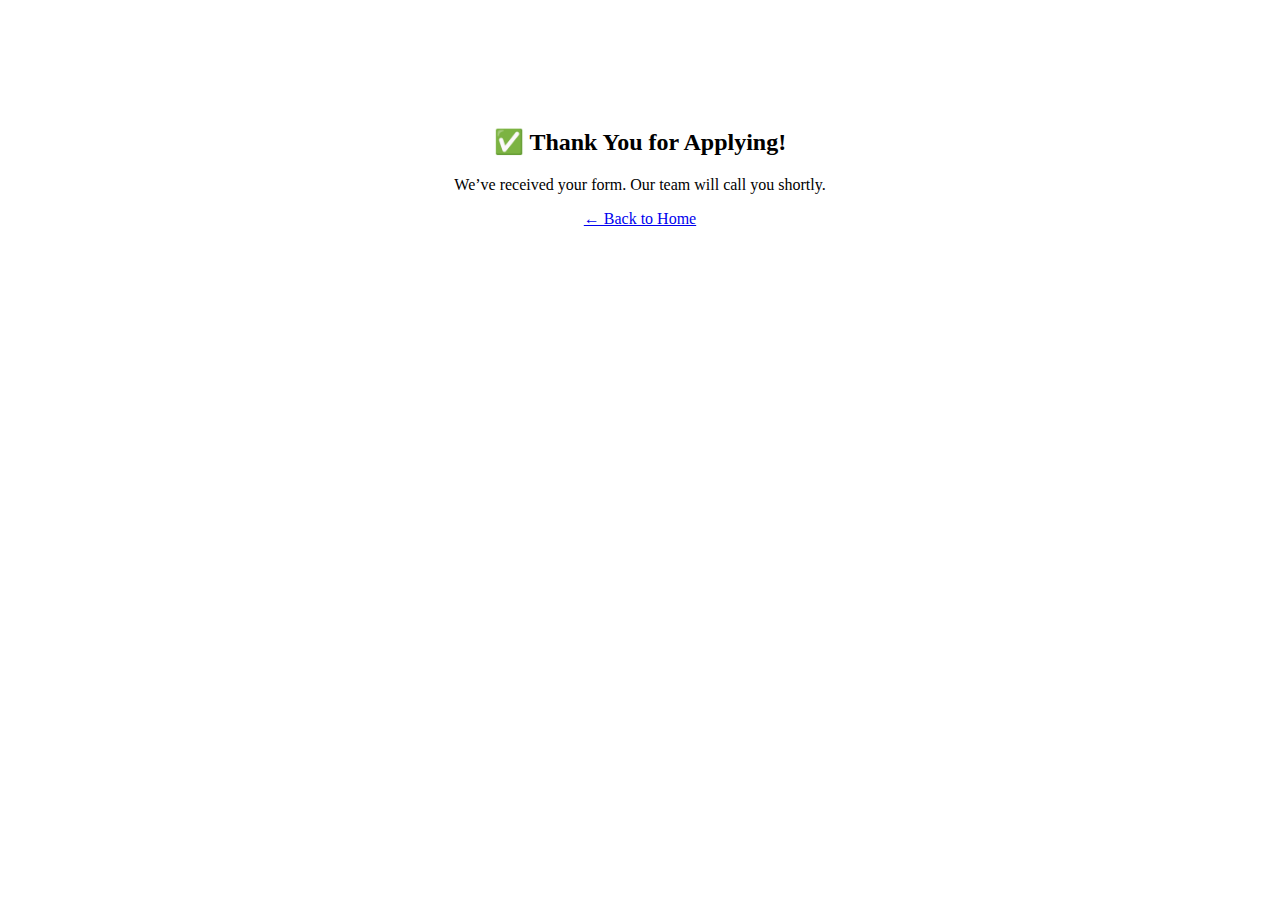
<file: thank-you.html>
<!-- thank-you.html -->
<!DOCTYPE html>
<html lang="en">
<head>
  <meta charset="UTF-8">
  <title>Thank You</title>
</head>
<body style="text-align: center; padding: 100px;">
  <h2>✅ Thank You for Applying!</h2>
  <p>We’ve received your form. Our team will call you shortly.</p>
  <a href="/">← Back to Home</a>
</body>
</html>
</file>
<file: style.css>
/* IDFC Bank Personal Loan Website Styles */

/* Custom Variables */
:root {
    --idfc-red: #dc3545;
    --idfc-dark-red: #c82333;
    --idfc-light-gray: #f8f9fa;
    --idfc-dark-gray: #6c757d;
    --shadow-light: 0 2px 15px rgba(0,0,0,0.1);
    --shadow-medium: 0 5px 25px rgba(0,0,0,0.15);
}

/* Global Styles */
body {
    font-family: 'Arial', sans-serif;
    line-height: 1.6;
    color: #333;
}

.section-title {
    font-weight: 700;
    color: #333;
    margin-bottom: 1rem;
}

.section-subtitle {
    color: var(--idfc-dark-gray);
    font-size: 1.1rem;
}

/* Hero Section */
.hero-section {
    min-height: 100vh;
    display: flex;
    align-items: center;
    position: relative;
    color: white;
    text-align: center;
}

.hero-overlay {
    position: absolute;
    top: 0;
    left: 0;
    right: 0;
    bottom: 0;
    background: rgba(0, 0, 0, 0.5);
    z-index: 1;
}

.hero-background {
    position: absolute;
    top: 0;
    left: 0;
    right: 0;
    bottom: 0;
    background: linear-gradient(135deg, var(--idfc-red) 0%, var(--idfc-dark-red) 100%);
    z-index: 0;
}

.hero-section .container {
    position: relative;
    z-index: 2;
}

.hero-title {
    font-size: 3.5rem;
    font-weight: 700;
    margin-bottom: 1.5rem;
    line-height: 1.2;
}

.hero-subtitle {
    font-size: 1.5rem;
    margin-bottom: 2rem;
    color: #e9ecef;
}

.hero-buttons {
    margin-bottom: 3rem;
}

.hero-buttons .btn {
    padding: 15px 30px;
    font-size: 1.1rem;
    font-weight: 600;
    margin: 0.5rem;
    border-radius: 50px;
}

.hero-feature {
    background: rgba(255, 255, 255, 0.1);
    padding: 1.5rem;
    border-radius: 15px;
    backdrop-filter: blur(10px);
}

.hero-feature h5 {
    font-weight: 600;
    margin-bottom: 0.5rem;
}

/* Eligibility Cards */
.eligibility-card {
    border: none;
    box-shadow: var(--shadow-light);
    transition: transform 0.3s ease, box-shadow 0.3s ease;
    border-radius: 15px;
}

.eligibility-card:hover {
    transform: translateY(-5px);
    box-shadow: var(--shadow-medium);
}

.eligibility-card .card-body {
    padding: 2rem;
}

/* Document Cards */
.document-card {
    border: none;
    box-shadow: var(--shadow-light);
    transition: transform 0.3s ease, box-shadow 0.3s ease;
    border-radius: 10px;
}

.document-card:hover {
    transform: translateY(-3px);
    box-shadow: var(--shadow-medium);
}

/* Manager Profile */
.manager-profile {
    padding: 2rem 0;
}

.manager-description {
    font-size: 1.1rem;
    margin-bottom: 2rem;
    color: var(--idfc-dark-gray);
}

.manager-contact {
    margin-top: 2rem;
}

.contact-item {
    display: flex;
    align-items: center;
    margin-bottom: 1rem;
    font-size: 1.1rem;
}

.contact-item i {
    width: 25px;
    margin-right: 15px;
}

.contact-link {
    color: var(--idfc-red);
    text-decoration: none;
    font-weight: 600;
}

.contact-link:hover {
    color: var(--idfc-dark-red);
}

/* Manager Stats */
.stat-card {
    background: white;
    padding: 1.5rem;
    border-radius: 10px;
    box-shadow: var(--shadow-light);
    text-align: center;
    height: 100%;
}

.stat-card h4 {
    font-size: 2rem;
    font-weight: 700;
    margin-bottom: 0.5rem;
}

/* Benefits */
.benefit-card {
    text-align: center;
    padding: 2rem 1rem;
    height: 100%;
    transition: transform 0.3s ease;
}

.benefit-card:hover {
    transform: translateY(-5px);
}

.benefit-card h5 {
    margin: 1rem 0;
    font-weight: 600;
    color: #333;
}

/* Form Card */
.form-card {
    border: none;
    box-shadow: var(--shadow-medium);
    border-radius: 20px;
}

.form-card .card-body {
    padding: 3rem;
}

.form-control, .form-select {
    border-radius: 10px;
    border: 2px solid #e9ecef;
    padding: 12px 15px;
    font-size: 1rem;
    transition: border-color 0.3s ease;
}

.form-control:focus, .form-select:focus {
    border-color: var(--idfc-red);
    box-shadow: 0 0 0 0.2rem rgba(220, 53, 69, 0.25);
}

.form-label {
    font-weight: 600;
    color: #333;
    margin-bottom: 0.5rem;
}

/* Buttons */
.btn-danger {
    background-color: var(--idfc-red);
    border-color: var(--idfc-red);
    font-weight: 600;
    padding: 12px 30px;
    border-radius: 25px;
    transition: all 0.3s ease;
}

.btn-danger:hover {
    background-color: var(--idfc-dark-red);
    border-color: var(--idfc-dark-red);
    transform: translateY(-2px);
    box-shadow: 0 5px 15px rgba(220, 53, 69, 0.4);
}

/* Footer */
footer {
    background-color: #2c3e50 !important;
}

footer h5 {
    color: var(--idfc-red);
    font-weight: 600;
    margin-bottom: 1rem;
}

footer a {
    transition: color 0.3s ease;
}

footer a:hover {
    color: var(--idfc-red) !important;
}

/* Responsive Design */
@media (max-width: 768px) {
    .hero-title {
        font-size: 2.5rem;
        margin-top: 20px;
    }
    
    .hero-subtitle {
        font-size: 1.2rem;
    }
    
    .hero-buttons .btn {
        display: block;
        width: 100%;
        margin: 0.5rem 0;
    }
    
    .form-card .card-body {
        padding: 2rem 1.5rem;
    }
    
    .contact-item {
        font-size: 1rem;
    }
}

@media (max-width: 576px) {
    .hero-title {
        font-size: 2rem;
    }
    
    .section-title {
        font-size: 1.75rem;
    }
    
    .stat-card h4 {
        font-size: 1.5rem;
    }
}

/* Smooth Scrolling */
html {
    scroll-behavior: smooth;
}

/* Animation Classes */
.fade-in {
    opacity: 0;
    transform: translateY(30px);
    animation: fadeInUp 0.6s ease forwards;
}

@keyframes fadeInUp {
    to {
        opacity: 1;
        transform: translateY(0);
    }
}

/* Loading Animation */
.loading {
    display: inline-block;
    width: 20px;
    height: 20px;
    border: 3px solid rgba(255,255,255,.3);
    border-radius: 50%;
    border-top-color: #fff;
    animation: spin 1s ease-in-out infinite;
}

@keyframes spin {
    to { transform: rotate(360deg); }
}

/* Success Message */
.success-message {
    background-color: #d4edda;
    border: 1px solid #c3e6cb;
    color: #155724;
    padding: 1rem;
    border-radius: 10px;
    margin-top: 1rem;
    text-align: center;
}

/* Badge Styles */
.badge {
    font-size: 0.75rem;
    padding: 0.5em 0.75em;
}
</file>
<file: Ravi/style.css>
/* IDFC Bank Personal Loan Website Styles */

/* Custom Variables */
:root {
    --idfc-red: #dc3545;
    --idfc-dark-red: #c82333;
    --idfc-light-gray: #f8f9fa;
    --idfc-dark-gray: #6c757d;
    --shadow-light: 0 2px 15px rgba(0,0,0,0.1);
    --shadow-medium: 0 5px 25px rgba(0,0,0,0.15);
}

/* Global Styles */
body {
    font-family: 'Arial', sans-serif;
    line-height: 1.6;
    color: #333;
}

.section-title {
    font-weight: 700;
    color: #333;
    margin-bottom: 1rem;
}

.section-subtitle {
    color: var(--idfc-dark-gray);
    font-size: 1.1rem;
}

/* Hero Section */
.hero-section {
    min-height: 100vh;
    display: flex;
    align-items: center;
    position: relative;
    color: white;
    text-align: center;
}

.hero-overlay {
    position: absolute;
    top: 0;
    left: 0;
    right: 0;
    bottom: 0;
    background: rgba(0, 0, 0, 0.5);
    z-index: 1;
}

.hero-background {
    position: absolute;
    top: 0;
    left: 0;
    right: 0;
    bottom: 0;
    background: linear-gradient(135deg, var(--idfc-red) 0%, var(--idfc-dark-red) 100%);
    z-index: 0;
}

.hero-section .container {
    position: relative;
    z-index: 2;
}

.hero-title {
    font-size: 3.5rem;
    font-weight: 700;
    margin-bottom: 1.5rem;
    line-height: 1.2;
}

.hero-subtitle {
    font-size: 1.5rem;
    margin-bottom: 2rem;
    color: #e9ecef;
}

.hero-buttons {
    margin-bottom: 3rem;
}

.hero-buttons .btn {
    padding: 15px 30px;
    font-size: 1.1rem;
    font-weight: 600;
    margin: 0.5rem;
    border-radius: 50px;
}

.hero-feature {
    background: rgba(255, 255, 255, 0.1);
    padding: 1.5rem;
    border-radius: 15px;
    backdrop-filter: blur(10px);
}

.hero-feature h5 {
    font-weight: 600;
    margin-bottom: 0.5rem;
}

/* Eligibility Cards */
.eligibility-card {
    border: none;
    box-shadow: var(--shadow-light);
    transition: transform 0.3s ease, box-shadow 0.3s ease;
    border-radius: 15px;
}

.eligibility-card:hover {
    transform: translateY(-5px);
    box-shadow: var(--shadow-medium);
}

.eligibility-card .card-body {
    padding: 2rem;
}

/* Document Cards */
.document-card {
    border: none;
    box-shadow: var(--shadow-light);
    transition: transform 0.3s ease, box-shadow 0.3s ease;
    border-radius: 10px;
}

.document-card:hover {
    transform: translateY(-3px);
    box-shadow: var(--shadow-medium);
}

/* Manager Profile */
.manager-profile {
    padding: 2rem 0;
}

.manager-description {
    font-size: 1.1rem;
    margin-bottom: 2rem;
    color: var(--idfc-dark-gray);
}

.manager-contact {
    margin-top: 2rem;
}

.contact-item {
    display: flex;
    align-items: center;
    margin-bottom: 1rem;
    font-size: 1.1rem;
}

.contact-item i {
    width: 25px;
    margin-right: 15px;
}

.contact-link {
    color: var(--idfc-red);
    text-decoration: none;
    font-weight: 600;
}

.contact-link:hover {
    color: var(--idfc-dark-red);
}

/* Manager Stats */
.stat-card {
    background: white;
    padding: 1.5rem;
    border-radius: 10px;
    box-shadow: var(--shadow-light);
    text-align: center;
    height: 100%;
}

.stat-card h4 {
    font-size: 2rem;
    font-weight: 700;
    margin-bottom: 0.5rem;
}

/* Benefits */
.benefit-card {
    text-align: center;
    padding: 2rem 1rem;
    height: 100%;
    transition: transform 0.3s ease;
}

.benefit-card:hover {
    transform: translateY(-5px);
}

.benefit-card h5 {
    margin: 1rem 0;
    font-weight: 600;
    color: #333;
}

/* Form Card */
.form-card {
    border: none;
    box-shadow: var(--shadow-medium);
    border-radius: 20px;
}

.form-card .card-body {
    padding: 3rem;
}

.form-control, .form-select {
    border-radius: 10px;
    border: 2px solid #e9ecef;
    padding: 12px 15px;
    font-size: 1rem;
    transition: border-color 0.3s ease;
}

.form-control:focus, .form-select:focus {
    border-color: var(--idfc-red);
    box-shadow: 0 0 0 0.2rem rgba(220, 53, 69, 0.25);
}

.form-label {
    font-weight: 600;
    color: #333;
    margin-bottom: 0.5rem;
}

/* Buttons */
.btn-danger {
    background-color: var(--idfc-red);
    border-color: var(--idfc-red);
    font-weight: 600;
    padding: 12px 30px;
    border-radius: 25px;
    transition: all 0.3s ease;
}

.btn-danger:hover {
    background-color: var(--idfc-dark-red);
    border-color: var(--idfc-dark-red);
    transform: translateY(-2px);
    box-shadow: 0 5px 15px rgba(220, 53, 69, 0.4);
}

/* Footer */
footer {
    background-color: #2c3e50 !important;
}

footer h5 {
    color: var(--idfc-red);
    font-weight: 600;
    margin-bottom: 1rem;
}

footer a {
    transition: color 0.3s ease;
}

footer a:hover {
    color: var(--idfc-red) !important;
}

/* Responsive Design */
@media (max-width: 768px) {
    .hero-title {
        font-size: 2.5rem;
        margin-top: 20px;
    }
    
    .hero-subtitle {
        font-size: 1.2rem;
    }
    
    .hero-buttons .btn {
        display: block;
        width: 100%;
        margin: 0.5rem 0;
    }
    
    .form-card .card-body {
        padding: 2rem 1.5rem;
    }
    
    .contact-item {
        font-size: 1rem;
    }
}

@media (max-width: 576px) {
    .hero-title {
        font-size: 2rem;
    }
    
    .section-title {
        font-size: 1.75rem;
    }
    
    .stat-card h4 {
        font-size: 1.5rem;
    }
}

/* Smooth Scrolling */
html {
    scroll-behavior: smooth;
}

/* Animation Classes */
.fade-in {
    opacity: 0;
    transform: translateY(30px);
    animation: fadeInUp 0.6s ease forwards;
}

@keyframes fadeInUp {
    to {
        opacity: 1;
        transform: translateY(0);
    }
}

/* Loading Animation */
.loading {
    display: inline-block;
    width: 20px;
    height: 20px;
    border: 3px solid rgba(255,255,255,.3);
    border-radius: 50%;
    border-top-color: #fff;
    animation: spin 1s ease-in-out infinite;
}

@keyframes spin {
    to { transform: rotate(360deg); }
}

/* Success Message */
.success-message {
    background-color: #d4edda;
    border: 1px solid #c3e6cb;
    color: #155724;
    padding: 1rem;
    border-radius: 10px;
    margin-top: 1rem;
    text-align: center;
}

/* Badge Styles */
.badge {
    font-size: 0.75rem;
    padding: 0.5em 0.75em;
}
</file>
